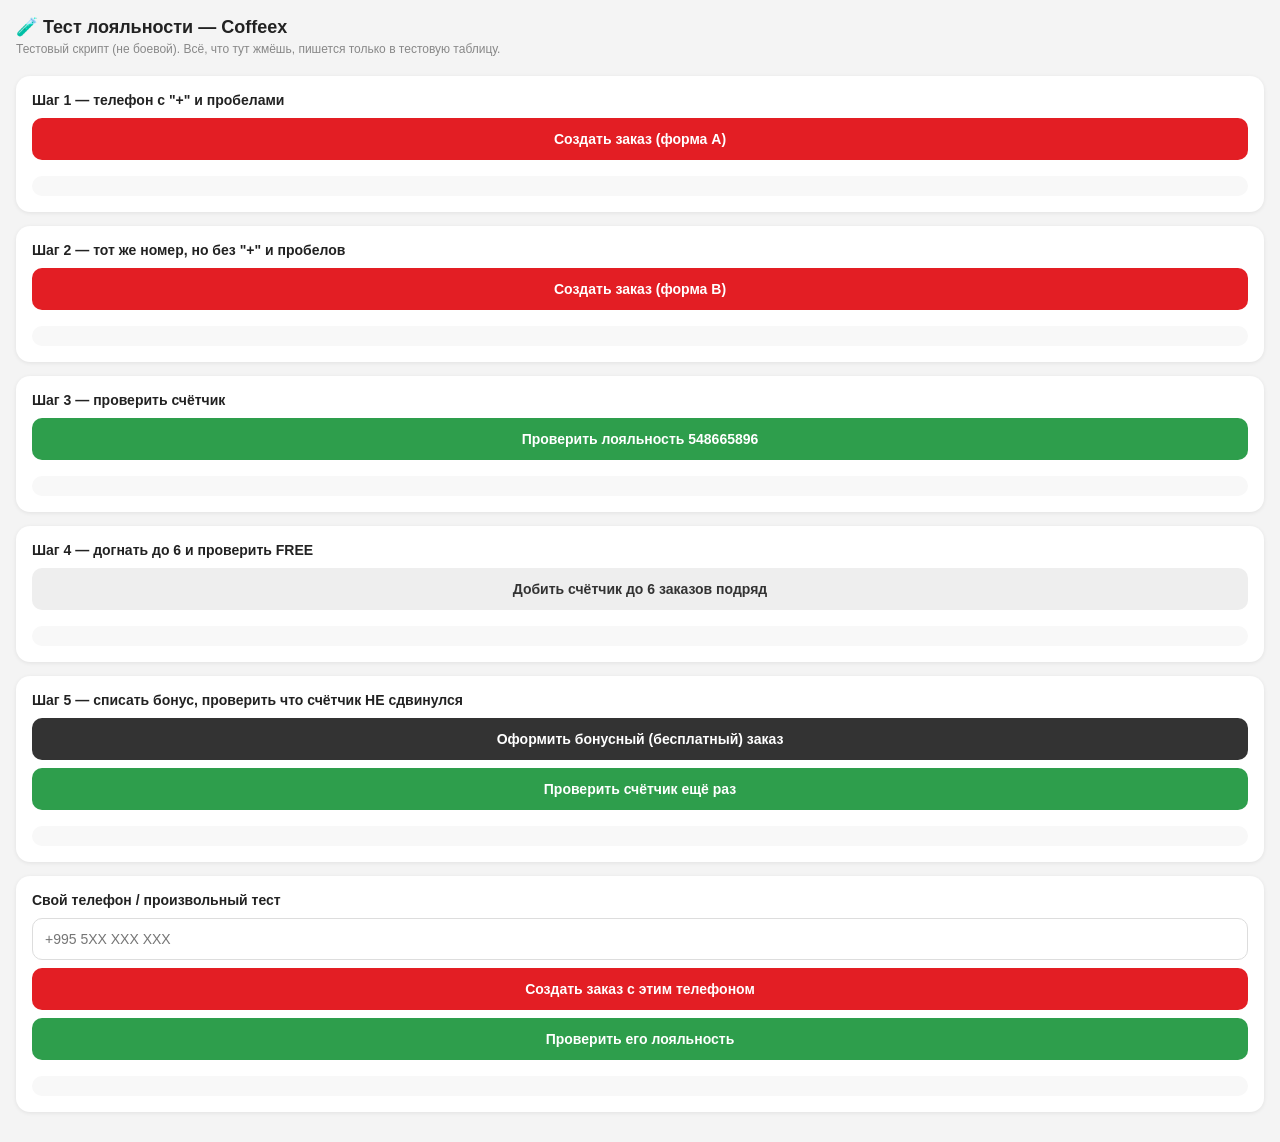
<file: loyalty-test.html>
<!DOCTYPE html>
<html lang="ru">
<head>
<meta charset="UTF-8">
<meta name="viewport" content="width=device-width, initial-scale=1.0">
<title>Тест лояльности Coffeex</title>
<style>
  * { box-sizing: border-box; }
  body { font-family: -apple-system, sans-serif; background: #f4f4f4; margin: 0; padding: 16px; color: #222; }
  h1 { font-size: 18px; margin: 0 0 4px; }
  .sub { font-size: 12px; color: #888; margin-bottom: 20px; word-break: break-all; }
  .card { background: #fff; border-radius: 14px; padding: 16px; margin-bottom: 14px; box-shadow: 0 1px 4px rgba(0,0,0,0.08); }
  .card-title { font-weight: 800; font-size: 14px; margin-bottom: 10px; }
  button { width: 100%; padding: 13px; border: none; border-radius: 10px; font-weight: 700; font-size: 14px; margin-bottom: 8px; }
  .btn-primary { background: #E31E24; color: #fff; }
  .btn-secondary { background: #eee; color: #333; }
  .btn-check { background: #2E9E4C; color: #fff; }
  .btn-reset { background: #333; color: #fff; }
  input { width: 100%; padding: 12px; border: 1px solid #ddd; border-radius: 10px; font-size: 14px; margin-bottom: 8px; }
  .result { font-size: 13px; background: #f8f8f8; border-radius: 10px; padding: 10px; margin-top: 8px; white-space: pre-wrap; word-break: break-all; min-height: 20px; }
  .ok { color: #2E9E4C; font-weight: 800; }
  .bad { color: #E31E24; font-weight: 800; }
  .log { font-size: 11px; color: #999; }
</style>
</head>
<body>

<h1>🧪 Тест лояльности — Coffeex</h1>
<div class="sub">Тестовый скрипт (не боевой). Всё, что тут жмёшь, пишется только в тестовую таблицу.</div>

<div class="card">
  <div class="card-title">Шаг 1 — телефон с "+" и пробелами</div>
  <button class="btn-primary" onclick="createOrder('+995 548 66 58 96', 'ФормаA')">Создать заказ (форма A)</button>
  <div id="res1" class="result"></div>
</div>

<div class="card">
  <div class="card-title">Шаг 2 — тот же номер, но без "+" и пробелов</div>
  <button class="btn-primary" onclick="createOrder('548665896', 'ФормаB')">Создать заказ (форма B)</button>
  <div id="res2" class="result"></div>
</div>

<div class="card">
  <div class="card-title">Шаг 3 — проверить счётчик</div>
  <button class="btn-check" onclick="checkLoyalty()">Проверить лояльность 548665896</button>
  <div id="res3" class="result"></div>
</div>

<div class="card">
  <div class="card-title">Шаг 4 — догнать до 6 и проверить FREE</div>
  <button class="btn-secondary" onclick="fillToSix()">Добить счётчик до 6 заказов подряд</button>
  <div id="res4" class="result"></div>
</div>

<div class="card">
  <div class="card-title">Шаг 5 — списать бонус, проверить что счётчик НЕ сдвинулся</div>
  <button class="btn-reset" onclick="redeemBonus()">Оформить бонусный (бесплатный) заказ</button>
  <button class="btn-check" onclick="checkLoyalty()">Проверить счётчик ещё раз</button>
  <div id="res5" class="result"></div>
</div>

<div class="card">
  <div class="card-title">Свой телефон / произвольный тест</div>
  <input id="customPhone" type="tel" placeholder="+995 5XX XXX XXX">
  <button class="btn-primary" onclick="createOrderCustom()">Создать заказ с этим телефоном</button>
  <button class="btn-check" onclick="checkLoyaltyCustom()">Проверить его лояльность</button>
  <div id="resCustom" class="result"></div>
</div>

<script>
const ENDPOINT = 'https://script.google.com/macros/s/AKfycbya0h4bd7Lnxpw_GfSSBky6pDyuPD9wBSYvTwLxuiZey6kO_LyH5JiU-T_dWZNIqmMi/exec';
const TEST_PHONE = '548665896';

function genId() {
  return 'TST' + Math.floor(Math.random() * 90000 + 10000);
}

function createOrder(phone, label) {
  const el = document.getElementById(phone.includes('+') ? 'res1' : 'res2');
  el.textContent = 'Отправляю...';
  const order = {
    action: 'create',
    orderId: genId(),
    source: 'barista',
    name: 'ТЕСТ ' + label,
    phone: phone,
    fulfillment: 'pickup',
    address: '',
    pickupTime: 'сейчас',
    items: 'Тестовый кофе — 5.00₾',
    total: '5.00',
    paymentMethod: 'cash',
    status: 'paid',
    comment: 'автотест ' + label
  };
  fetch(ENDPOINT, { method: 'POST', body: JSON.stringify(order) })
    .then(r => r.json())
    .then(data => { el.innerHTML = '<span class="ok">Отправлено</span>\nOrderID: ' + order.orderId + '\nОтвет: ' + JSON.stringify(data); })
    .catch(err => { el.innerHTML = '<span class="bad">Ошибка</span>: ' + err; });
}

function checkLoyalty() {
  const el = document.getElementById('res3');
  el.textContent = 'Проверяю...';
  fetch(ENDPOINT + '?action=loyalty&phone=' + encodeURIComponent(TEST_PHONE))
    .then(r => r.json())
    .then(data => { el.innerHTML = 'Телефон ' + TEST_PHONE + '\nСчётчик: <b>' + data.count + '</b>'; })
    .catch(err => { el.innerHTML = '<span class="bad">Ошибка</span>: ' + err; });
}

async function fillToSix() {
  const el = document.getElementById('res4');
  el.textContent = 'Проверяю текущий счётчик...';
  const cur = await fetch(ENDPOINT + '?action=loyalty&phone=' + encodeURIComponent(TEST_PHONE)).then(r => r.json());
  let count = cur.count || 0;
  el.textContent = 'Сейчас: ' + count + '. Добиваю до 6...';
  const formats = ['+995 548 66 58 96', '548665896', '0548665896', '995548665896'];
  let i = 0;
  while (count < 6) {
    const phone = formats[i % formats.length];
    const order = {
      action: 'create', orderId: genId(), source: 'barista', name: 'ТЕСТ добивка',
      phone: phone, fulfillment: 'pickup', address: '', pickupTime: 'сейчас',
      items: 'Тестовый кофе — 5.00₾', total: '5.00', paymentMethod: 'cash', status: 'paid', comment: 'автодобивка'
    };
    await fetch(ENDPOINT, { method: 'POST', body: JSON.stringify(order) });
    count++;
    i++;
    el.textContent = 'Добавлено заказов: ' + count + ' из 6...';
  }
  const final = await fetch(ENDPOINT + '?action=loyalty&phone=' + encodeURIComponent(TEST_PHONE)).then(r => r.json());
  const freeReady = final.count > 0 && final.count % 6 === 0;
  el.innerHTML = 'Итог: <b>' + final.count + '</b>\n' + (freeReady ? '<span class="ok">✅ FREE должен показаться на клиенте</span>' : '<span class="bad">не кратно 6 — проверь вручную</span>');
}

function redeemBonus() {
  const el = document.getElementById('res5');
  el.textContent = 'Оформляю бонусный заказ...';
  const order = {
    action: 'create', orderId: genId(), source: 'barista', name: 'ТЕСТ бонус',
    phone: TEST_PHONE, fulfillment: 'pickup', address: '', pickupTime: 'сейчас',
    items: 'Бесплатный кофе (бонус)', total: '0', paymentMethod: 'cash', status: 'bonus',
    comment: 'автотест списания бонуса'
  };
  fetch(ENDPOINT, { method: 'POST', body: JSON.stringify(order) })
    .then(r => r.json())
    .then(data => { el.innerHTML = '<span class="ok">Бонусный заказ создан</span>\nOrderID: ' + order.orderId + '\nТеперь жми "Проверить счётчик ещё раз" — если счётчик НЕ вырос, исключение работает.'; })
    .catch(err => { el.innerHTML = '<span class="bad">Ошибка</span>: ' + err; });
}

function createOrderCustom() {
  const phone = document.getElementById('customPhone').value.trim();
  const el = document.getElementById('resCustom');
  if (!phone) { el.innerHTML = '<span class="bad">Впиши телефон сверху</span>'; return; }
  el.textContent = 'Отправляю...';
  const order = {
    action: 'create', orderId: genId(), source: 'barista', name: 'ТЕСТ произвольный',
    phone: phone, fulfillment: 'pickup', address: '', pickupTime: 'сейчас',
    items: 'Тестовый кофе — 5.00₾', total: '5.00', paymentMethod: 'cash', status: 'paid', comment: 'ручной тест'
  };
  fetch(ENDPOINT, { method: 'POST', body: JSON.stringify(order) })
    .then(r => r.json())
    .then(data => { el.innerHTML = '<span class="ok">Отправлено</span>\nOrderID: ' + order.orderId; })
    .catch(err => { el.innerHTML = '<span class="bad">Ошибка</span>: ' + err; });
}

function checkLoyaltyCustom() {
  const phone = document.getElementById('customPhone').value.trim();
  const el = document.getElementById('resCustom');
  if (!phone) { el.innerHTML = '<span class="bad">Впиши телефон сверху</span>'; return; }
  fetch(ENDPOINT + '?action=loyalty&phone=' + encodeURIComponent(phone))
    .then(r => r.json())
    .then(data => { el.innerHTML = 'Счётчик для ' + phone + ': <b>' + data.count + '</b>'; })
    .catch(err => { el.innerHTML = '<span class="bad">Ошибка</span>: ' + err; });
}
</script>
</body>
</html>
</file>
